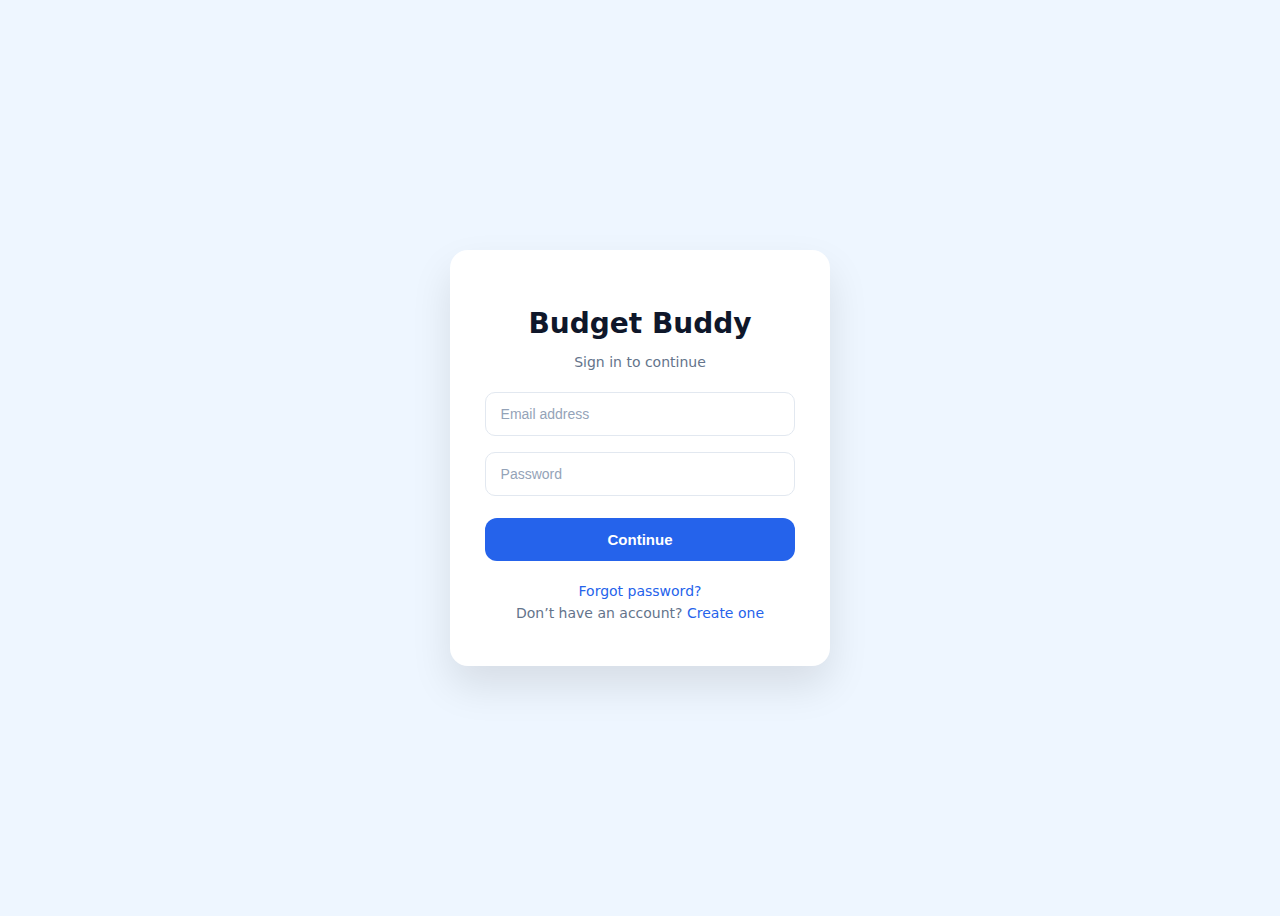
<file: index.html>
<!DOCTYPE html>
<html lang="en">
<head>
  <meta charset="UTF-8" />
  <title>Login | Budget Buddy</title>
  <link rel="stylesheet" href="auth.css" />
</head>
<body>

<div class="auth-container">
  <h1>Budget Buddy</h1>
  <p>Sign in to continue</p>

  <form id="loginForm" >
    <input type="email" id="email" class="info" placeholder="Email address" required />
    <input type="password" id="password" class="info" placeholder="Password" required />

    <button type="submit">Continue</button>
  </form>

  <!-- 🔽 NEW LINKS -->
 <div class="auth-links">
  <p><a href="#" id="forgotPassword">Forgot password?</a></p>
  <p>
    Don’t have an account?
    <a href="register.html">Create one</a>
  </p>
</div>

</div>

<script src="auth.js"></script>
<script src="login.js"></script>
</body>
</html>
</file>
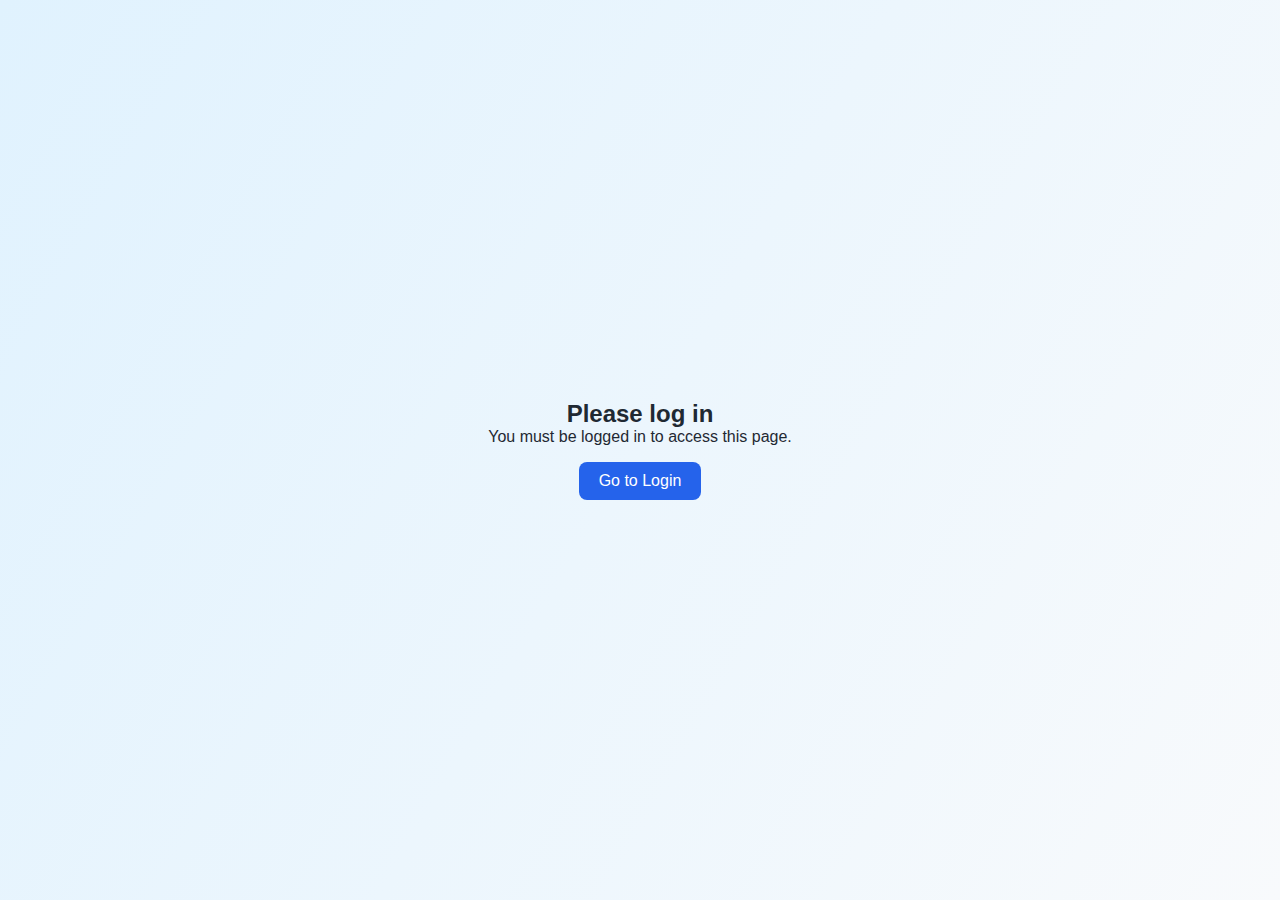
<file: dashboard.html>
<!DOCTYPE html>
<html lang="en">
<head>
  <meta charset="UTF-8">
  <title>Budget Buddy Dashboard</title>
  <link rel="stylesheet" href="dashboard.css">
</head>

<body>

  <div class="dashboard">
 <nav class="navbar">
  <div class="logo">
    Budget Buddy
    <p class="tagline">Your Personal Finance Overview</p>
  </div>

  <ul class="nav-links" id="mainNav">
    <li><a href="dashboard.html" data-page="dashboard">Dashboard</a></li>
    <li><a href="expense.html" data-page="expenses">Expenses</a></li>
    <li><a href="history.html" data-page="history">History</a></li>
    <li><a href="payments.html" data-page="payments">Payments</a></li>
    <li><a href="savings_planner.html">Savings Planner</a></li>

    <li class="icon-link">
      <a href="settings.html" data-page="settings" title="Settings">⚙️</a>
    </li>
    <li class="icon-link">
      <a href="#" id="logoutBtn" title="Logout">⏻</a>
    </li>
  </ul>
</nav>

    <!-- Summary Cards -->
    <section class="cards">

  <div class="card">
    <h3>Total Balance</h3>
    <p class="amount"></p>

    <!-- NEW: Savings goal -->
    <p class="savings-goal"></p>
  </div>


      <!-- UPDATED CARD -->
      <div class="card">
        <h3>This Month Spent</h3>
        <p class="amount expense"></p>
        <p class="budget-amount"></p>
        <p class="budget-text"></p>

        <div class="progress-bar">
          <div class="progress-fill"></div>
        </div>
      </div>

      <div class="card">
        <h3>Top Category</h3>
        <p class="amount"></p>
      </div>

    </section>

    <!-- Main Sections -->
    <section class="main">

    <div class="box">
      <h2>Monthly Summary</h2>
      <p class="monthly-summary-text"></p>
    </div>

    <div class="box">
      <h2>Upcoming Payments</h2>
      <div id="upcomingPayments"></div>
    </div>


    </section>

  </div>
  <script src="auth.js"></script>
  <script src="app.js"></script>
  <script src="dashboard.js"></script>

</body>
</html>
</file>
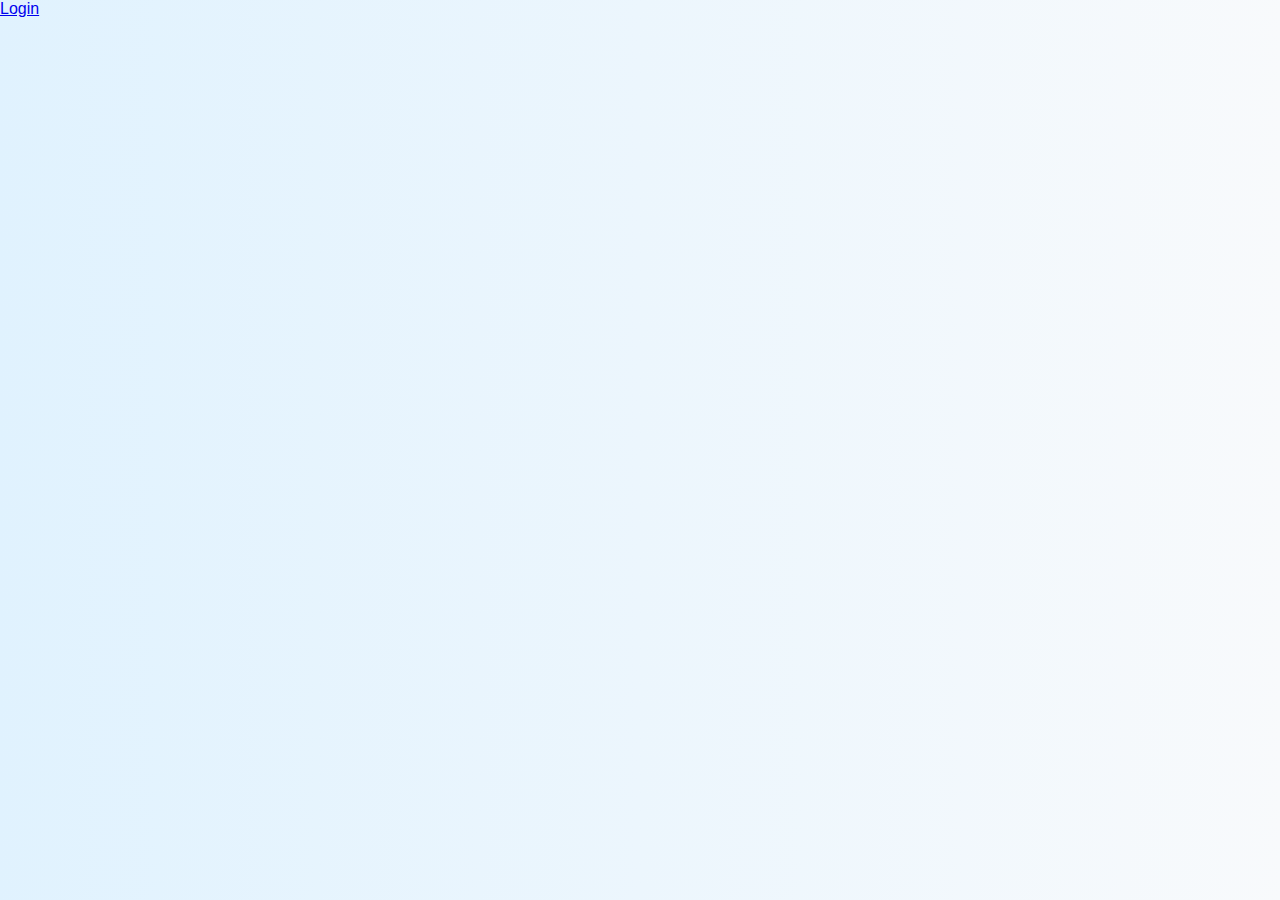
<file: expense.html>
<!DOCTYPE html>
<html lang="en">
<head>
  <meta charset="UTF-8" />
  <title>Expenses | Budget Buddy</title>
  <link rel="stylesheet" href="expense.css" />
</head>

<body>

  <div class="dashboard">
    <nav class="navbar">
  <div class="logo">
    Budget Buddy
    <p class="tagline">Your Personal Finance Overview</p>
  </div>

  <ul class="nav-links" id="mainNav">
    <li><a href="dashboard.html" data-page="dashboard">Dashboard</a></li>
    <li><a href="expense.html" data-page="expenses">Expenses</a></li>
    <li><a href="history.html" data-page="history">History</a></li>
    <li><a href="payments.html" data-page="payments">Payments</a></li>
    <li><a href="savings_planner.html">Savings Planner</a></li>

    <li class="icon-link">
      <a href="settings.html" data-page="settings" title="Settings">⚙️</a>
    </li>
    <li class="icon-link">
      <a href="#" id="logoutBtn" title="Logout">⏻</a>
    </li>
  </ul>
</nav>


    <!-- Page Title -->
    <h2 class="page-title">Expenses</h2>

    <!-- Add Expense -->
    <section class="box">
      <h3>Add New Expense</h3>
      <form class="expense-form">
        <div class="form-group">
        <input type="number" id="expense-amount" placeholder="Amount (₹)" required />
        <select id="expense-category" required>

            <option value="">Category</option>
            <option>Food</option>
            <option>Rent</option>
            <option>Transport</option>
            <option>Entertainment</option>
            <option>Shopping</option>
            <option>Others</option>
        </select>
      </div>

  <input type="text" id="expense-note" placeholder="Note (optional)" />

  <button type="submit">Add Expense</button>
</form>

    </section>

    <!-- Expense List -->
  <section class="box">
  <h3>Recent Expenses</h3>

  <!-- JS will inject recent expenses here -->
  <div id="recentExpenses" class="expense-list"></div>
  </section>


    </div>
    </section>

  </div>
  <script src="auth.js"></script>
  <script src="app.js"></script>
  <script src="expense.js"></script>

</body>
</html>
</file>
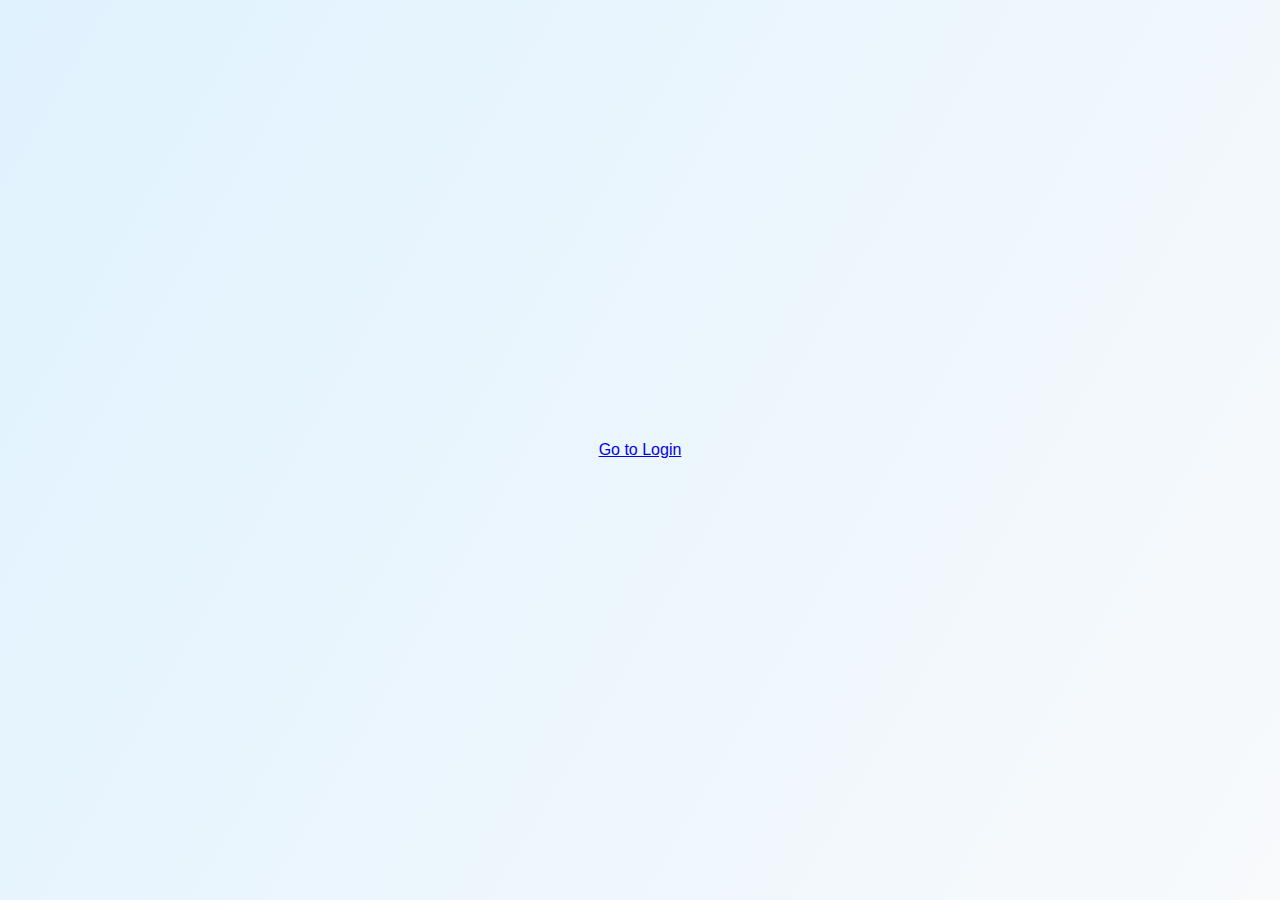
<file: history.html>
<!DOCTYPE html>
<html lang="en">
<head>
  <meta charset="UTF-8" />
  <meta name="viewport" content="width=device-width, initial-scale=1.0" />
  <title>History | Budget Buddy</title>

  <link rel="stylesheet" href="dashboard.css" />
  <link rel="stylesheet" href="history.css" />
</head>

<body data-page="history">
  <div class="dashboard">

    <nav class="navbar">
      <div class="logo">
        Budget Buddy
        <p class="tagline">Your Personal Finance Overview</p>
      </div>

      <ul class="nav-links">
        <li><a href="dashboard.html">Dashboard</a></li>
        <li><a href="expense.html">Expenses</a></li>
        <li><a href="history.html" class="active">History</a></li>
        <li><a href="payments.html">Payments</a></li>
        <li><a href="savings_planner.html">Savings Planner</a></li>

        <li class="icon-link">
        <a href="settings.html">⚙️</a></li>
        <li class="icon-link">
        <a href="#" id="logoutBtn">⏻</a></li>
      </ul>
    </nav>

    <h2 class="page-title">Expense History</h2>

    <!-- Filters -->
    <section class="box history-filters">
      <select id="categoryFilter">
        <option value="all">All Categories</option>
        <option>Food</option>
        <option>Transport</option>
        <option>Shopping</option>
        <option>Rent</option>
        <option>Entertainment</option>
        <option>Others</option>
      </select>

      <input type="month" id="monthFilter" />
    </section>

    <!-- Monthly Summary -->
    <section class="box monthly-review hidden" id="monthlyReview"></section>

    <!-- History List -->
    <section class="box">
      <div class="history-list" id="historyList"></div>
    </section>

  </div>



  <script src="auth.js"></script>
  <script src="app.js"></script>
  <script src="history.js"></script>
</body>
</html>
</file>
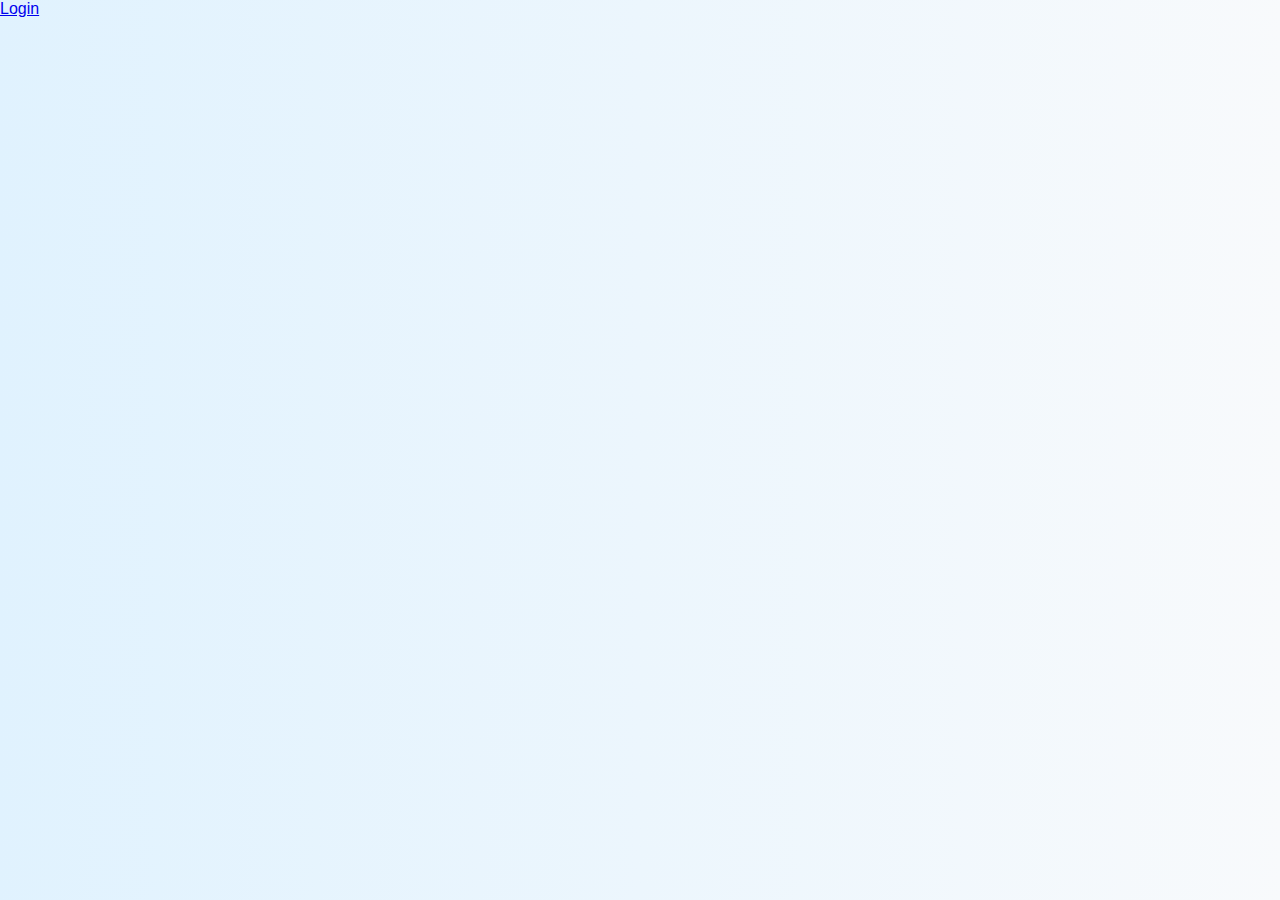
<file: payments.html>
<!DOCTYPE html>
<html lang="en">
<head>
  <meta charset="UTF-8" />
  <meta name="viewport" content="width=device-width, initial-scale=1.0" />
  <title>Payments | Budget Buddy</title>

  <!-- Shared dashboard theme -->
  <link rel="stylesheet" href="dashboard.css" />
  <!-- Payments-specific -->
  <link rel="stylesheet" href="payments.css" />
</head>

<body data-page="payments">

  <div class="dashboard">

    <!-- ✅ SAME NAVBAR AS ALL PAGES -->
    <nav class="navbar">
      <div class="logo">
        Budget Buddy
        <p class="tagline">Your Personal Finance Overview</p>
      </div>

      <ul class="nav-links" id="mainNav">
        <li><a href="dashboard.html" data-page="dashboard">Dashboard</a></li>
        <li><a href="expense.html" data-page="expenses">Expenses</a></li>
        <li><a href="history.html" data-page="history">History</a></li>
        <li><a href="payments.html" data-page="payments">Payments</a></li>
        <li><a href="savings_planner.html">Savings Planner</a></li>

        <li class="icon-link">
          <a href="settings.html" data-page="settings" title="Settings">⚙️</a>
        </li>
        <li class="icon-link">
          <a href="#" id="logoutBtn" title="Logout">⏻</a>
        </li>
      </ul>
    </nav>

    <!-- PAGE HEADER -->
    <div class="payments-header">
      <h2>Payments</h2>
      <button class="add-btn" id="openModal">+ Add Payment</button>
    </div>

    <!-- PAYMENTS LIST -->
    <section class="box">
      <div class="payments-list" id="paymentsList">
        <p class="empty">No upcoming payments.</p>
      </div>
    </section>

  </div>

  <!-- ADD PAYMENT MODAL -->
  <div class="modal" id="paymentModal">
    <div class="modal-content">
      <h3>Add Payment</h3>

      <form id="paymentForm">
        <label>
          Title
          <input type="text" id="paymentTitle" placeholder="e.g. Rent, Netflix" required />
        </label>

        <label>
          Amount (₹)
          <input type="number" id="paymentAmount" required />
        </label>

        <label>
          Due Date
          <input type="date" id="paymentDueDate" required />
        </label>

        <label>
          Recurring
          <select id="paymentRecurring">
            <option value="monthly">Monthly</option>
            <option value="one-time">One-time</option>
          </select>
        </label>

        <div class="modal-actions">
          <button type="button" class="cancel-btn" id="closeModal">Cancel</button>
          <button type="submit" class="save-btn">Save Payment</button>
        </div>
      </form>
    </div>
  </div>

  <script src="auth.js"></script>
  <script src="app.js"></script>
  <script src="payments.js"></script>
</body>
</html>
</file>
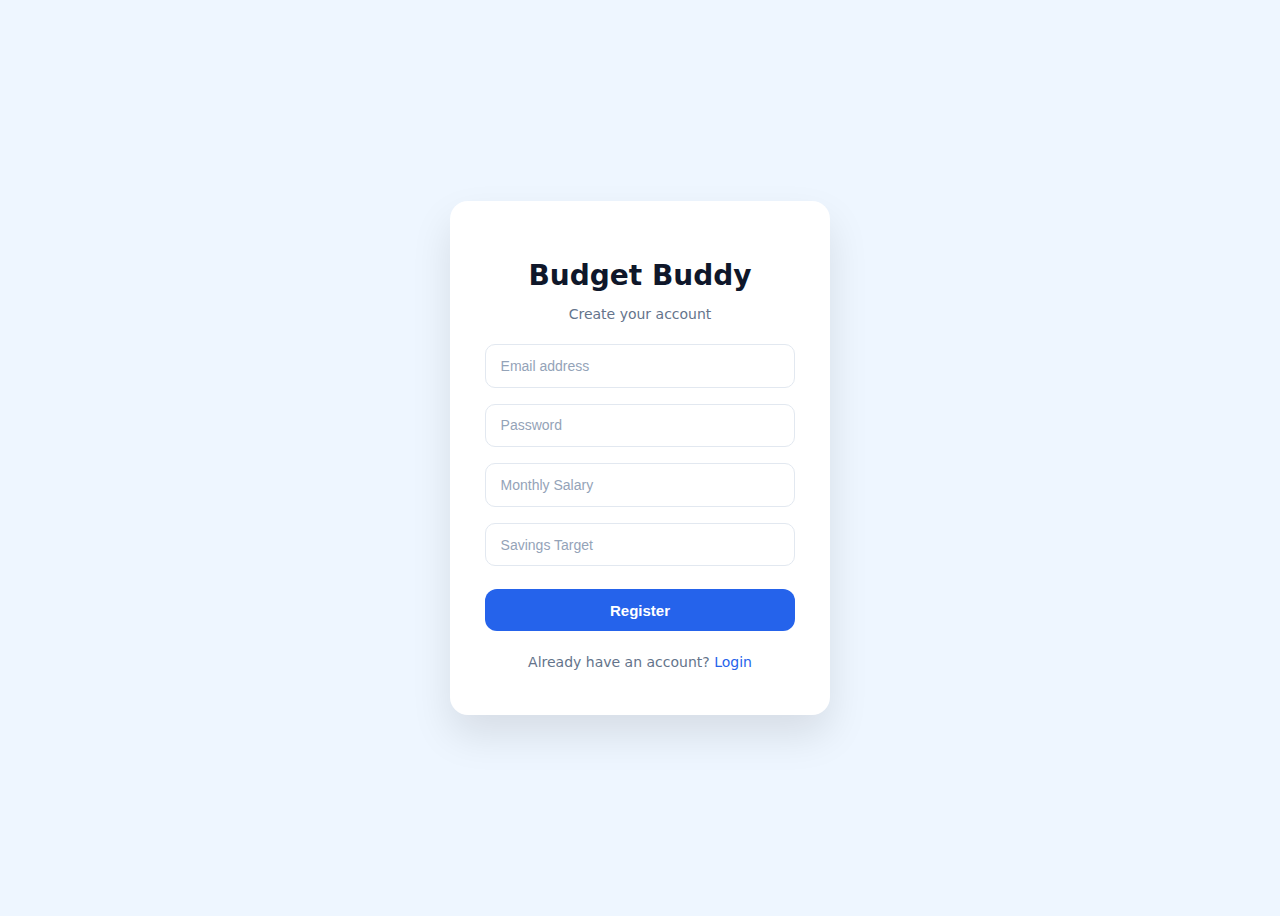
<file: register.html>
<!DOCTYPE html>
<html lang="en">
<head>
  <meta charset="UTF-8" />
  <title>Register | Budget Buddy</title>
  <link rel="stylesheet" href="auth.css" />
</head>
<body>

<div class="auth-container">
  <h1>Budget Buddy</h1>
  <p>Create your account</p>

  <form id="registerForm" >
    <input
      type="email"
      id="email"
      class="info"
      placeholder="Email address"
      required
    />

    <input
      type="password"
      id="password"
      placeholder="Password"
      class="info"
      required
    />

    <input
      type="number"
      id="salary"
      placeholder="Monthly Salary"
      required
    />

    <input
      type="number"
      id="savings"
      placeholder="Savings Target"
      required
    />

    <button type="submit">Register</button>
  </form>
  <div class="auth-links">
  <p>
    Already have an account?
    <a href="index.html">Login</a>
  </p>
</div>

</div>

<script src="auth.js"></script>
<script src="register.js"></script>
</body>
</html>
</file>
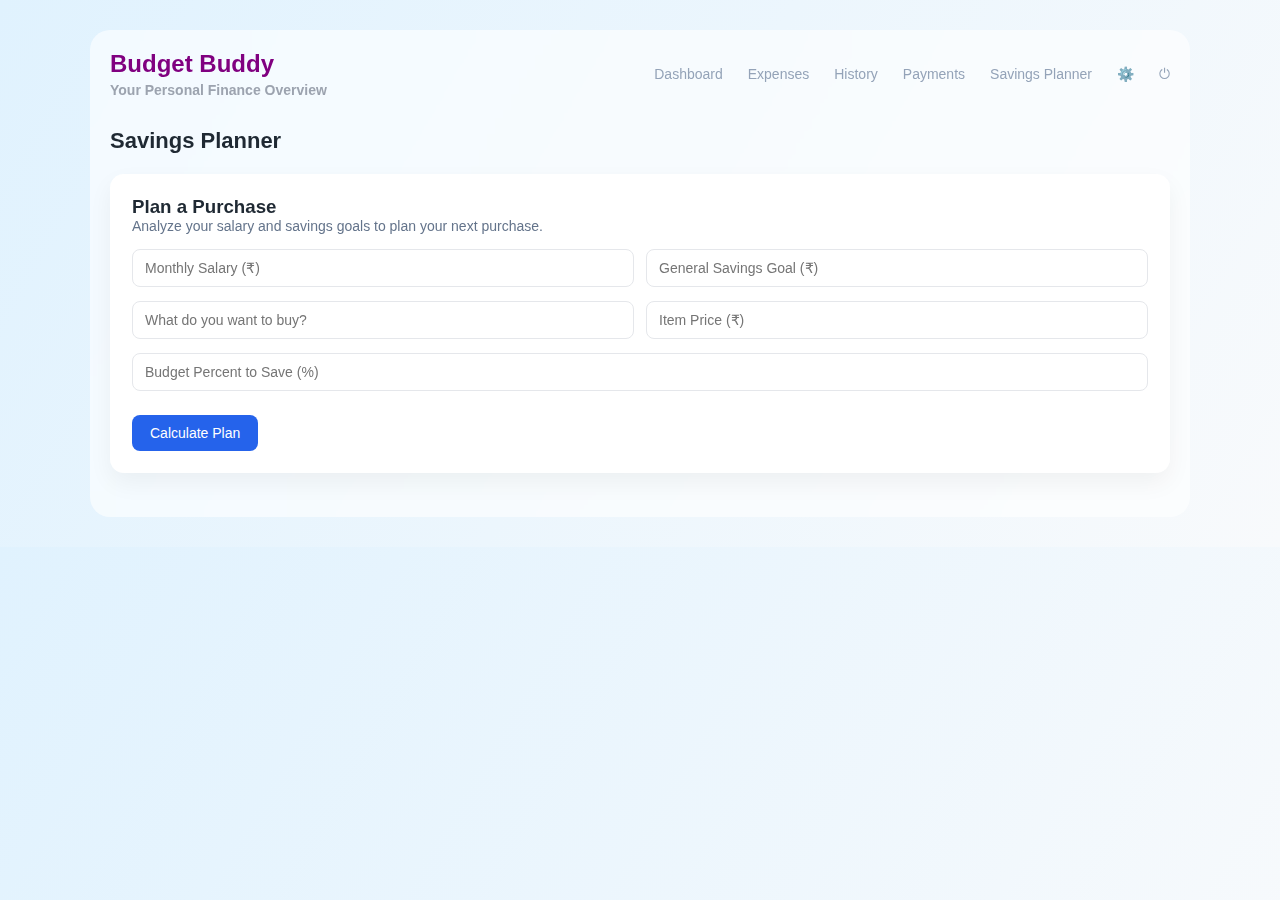
<file: savings_planner.html>
<!DOCTYPE html>
<html lang="en">
<head>
  <meta charset="UTF-8" />
  <title>Savings Planner | Budget Buddy</title>
  <link rel="stylesheet" href="expense.css" /> </head>

<body>

  <div class="dashboard">
    <nav class="navbar">
      <div class="logo">
        Budget Buddy
        <p class="tagline">Your Personal Finance Overview</p>
      </div>

      <ul class="nav-links" id="mainNav">
        <li><a href="dashboard.html">Dashboard</a></li>
        <li><a href="expense.html">Expenses</a></li>
        <li><a href="history.html">History</a></li>
        <li><a href="payments.html">Payments</a></li>
        <li><a href="savings_planner.html">Savings Planner</a></li>

        <li class="icon-link">
          <a href="settings.html" title="Settings">⚙️</a>
        </li>
        <li class="icon-link">
          <a href="#" id="logoutBtn" title="Logout">⏻</a>
        </li>
      </ul>
    </nav>

    <h2 class="page-title">Savings Planner</h2>
    <section class="box">
  <h3>Plan a Purchase</h3>
  <p style="font-size: 14px; color: #64748b; margin-bottom: 15px;">Analyze your salary and savings goals to plan your next purchase.</p>
  
  <form class="expense-form" id="plannerForm">
    <div class="form-group">
      <input type="number" id="monthly-salary" placeholder="Monthly Salary (₹)" required />
      <input type="number" id="monthly-savings" placeholder="General Savings Goal (₹)" required />
    </div>

    <div class="form-group">
      <input type="text" id="item-name" placeholder="What do you want to buy?" required />
      <input type="number" id="item-price" placeholder="Item Price (₹)" required />
    </div>

    <div class="form-group">
      <input type="number" id="save-percent" placeholder="Budget Percent to Save (%) " min="1" max="100" />
    </div>

    <div class="expense-actions" style="margin-top: 10px; gap: 10px;">
      <button type="submit" id="calculateBtn">Calculate Plan</button>
  </form>
</section>

    <section class="box hidden" id="resultBox">
      <h3>Calculation Result</h3>
      <div class="expense-item" style="border-left: 4px solid #2563eb;">
        <p id="resultText" style="line-height: 1.6; color: #1f2933;"></p>
      </div>
    </section>

  </div>

  <script src="auth.js"></script>
  <script src="app.js"></script>
  <script src="savings_planner.js"></script>

</body>
</html>
</file>
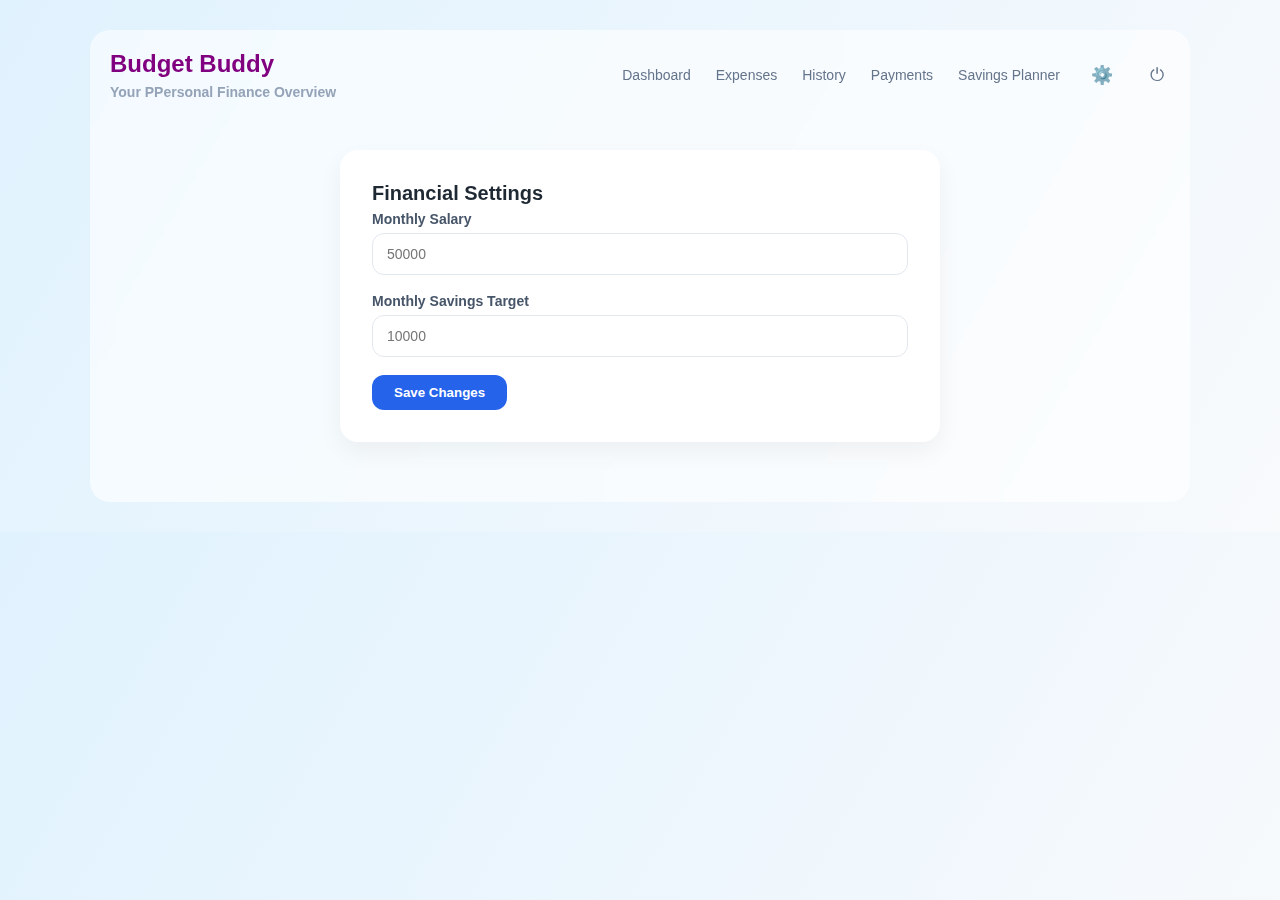
<file: settings.html>
<!DOCTYPE html>
<html lang="en">
<head>
  <meta charset="UTF-8">
  <title>Settings | Budget Buddy</title>
  <link rel="stylesheet" href="settings.css">
</head>

<body>

<div class="dashboard">

  <nav class="navbar">
    <div class="logo">
      Budget Buddy
      <p class="tagline">Your PPersonal Finance Overview</p>
    </div>

    <ul class="nav-links">
      <li><a href="dashboard.html">Dashboard</a></li>
      <li><a href="expense.html">Expenses</a></li>
      <li><a href="history.html">History</a></li>
      <li><a href="payments.html">Payments</a></li>
      <li><a href="savings_planner.html">Savings Planner</a></li>

      <li class="icon-link">
        <a class="active">⚙️</a>
      <li class="icon-link">
      <a href="#" id="logoutBtn" title="Logout">⏻</a>
    </li>
      </li>
    </ul>
  </nav>

  <section class="settings-page">
    <div class="settings-card">
      <h2>Financial Settings</h2>

      <form class="settings-form">
        <div class="field">
          <label>Monthly Salary</label>
          <input type="number" placeholder="50000" />
        </div>

        <div class="field">
          <label>Monthly Savings Target</label>
          <input type="number" placeholder="10000" />
        </div>

        <button class="save-btn" type="submit">
          Save Changes
        </button>
      </form>
    </div>
  </section>

</div>

<!-- 🔴 ORDER MATTERS -->
<script src="auth.js"></script>
<script src="app.js"></script>
<script src="settings.js"></script>

</body>
</html>
</file>
<file: auth.css>
*,
*::before,
*::after {
  box-sizing: border-box;
}
/* =========================
   PAGE BACKGROUND
========================= */
body {
  min-height: 100vh;
  display: flex;
  align-items: center;
  justify-content: center;
  background: #eef6ff;
  font-family: "Segoe UI", system-ui, sans-serif;
}

/* =========================
   AUTH CARD
========================= */
.auth-container {
  width: 100%;
  max-width: 380px;
  background: #ffffff;
  padding: 2.4rem 2.2rem;
  border-radius: 18px;
  box-shadow: 0 20px 40px rgba(0, 0, 0, 0.1);
  text-align: center;
}

/* =========================
   TITLE
========================= */
.auth-container h1 {
  font-size: 28px;
  font-weight: 700;
  margin-bottom: 0.4rem;
  color: #0f172a;
}

/* =========================
   SUBTITLE
========================= */
.auth-container > p {
  font-size: 14px;
  color: #64748b;
  margin-bottom: 1.4rem;
}

/* =========================
   FORM
========================= */
.auth-container form {
  display: flex;
  flex-direction: column;
  gap: 1rem;
  margin-top: 0.2rem;
}

/* =========================
   INPUTS
========================= */
.auth-container input {
  width: 100%;
  padding: 0.8rem 0.9rem;
  border-radius: 10px;
  border: 1px solid #e2e8f0;
  font-size: 14px;
  transition: border-color 0.2s ease, box-shadow 0.2s ease;
}

.auth-container input::placeholder {
  color: #94a3b8;
}

.auth-container input:focus {
  outline: none;
  border-color: #2563eb;
  box-shadow: 0 0 0 2px rgba(37, 99, 235, 0.15);
}

/* =========================
   BUTTON
========================= */
.auth-container button {
  margin-top: 0.4rem;
  padding: 0.8rem;
  border-radius: 12px;
  border: none;
  background: #2563eb;
  color: #ffffff;
  font-size: 15px;
  font-weight: 600;
  cursor: pointer;
  transition: background 0.2s ease, transform 0.1s ease;
}

.auth-container button:hover {
  background: #1d4ed8;
}

.auth-container button:active {
  transform: translateY(1px);
}

/* =========================
   LINKS (Forgot / Register)
========================= */
.auth-links {
  margin-top: 1.4rem;
  font-size: 14px;
  color: #64748b;
}

.auth-links p {
  margin: 0.4rem 0;
}

.auth-links a {
  color: #2563eb;
  font-weight: 500;
  text-decoration: none;
}

.auth-links a:hover {
  text-decoration: underline;
}

/* =========================
   UTILITY
========================= */
.hidden {
  display: none;
}
</file>
<file: dashboard.css>
* {
  margin: 0;
  padding: 0;
  box-sizing: border-box;
  font-family: "Segoe UI", Arial, sans-serif;
}

body {
  background: linear-gradient(120deg, #e0f2fe, #f8fafc);
  color: #1f2933;
}

/* Dashboard */
.dashboard {
  max-width: 1100px;
  margin: 30px auto;
  padding: 20px;
  background: rgba(255, 255, 255, 0.6);
  backdrop-filter: blur(10px);
  border-radius: 20px;
}

/* Navbar */
.navbar {
  display: flex;
  justify-content: space-between;
  align-items: center;
  margin-bottom: 30px;
}

.logo {
  font-size: 24px;
  font-weight: 600;
  color: purple;
}

.tagline {
  font-size: 14px;
  color: #94a3b8;
  margin-top: 6px;
}

.nav-links {
  list-style: none;
  display: flex;
  gap: 25px;
}

.nav-links li {
  font-size: 14px;
  color: #64748b;
  cursor: pointer;
  position: relative;
}

.nav-links li.active,
.nav-links li:hover {
  color: #2563eb;
  font-weight: 500;
}

.nav-links li::after {
  content: "";
  position: absolute;
  left: 0;
  bottom: -6px;
  width: 0%;
  height: 2px;
  background: #2563eb;
  transition: width 0.3s;
}

.nav-links li:hover::after,
.nav-links li.active::after {
  width: 100%;
}

/* Cards */
.cards {
  display: grid;
  grid-template-columns: repeat(auto-fit, minmax(220px, 1fr));
  gap: 20px;
  margin-bottom: 30px;
}

.card {
  background: #ffffff;
  padding: 20px;
  border-radius: 14px;
  box-shadow: 0 10px 25px rgba(0, 0, 0, 0.05);
  transition: transform 0.2s ease, box-shadow 0.2s ease;
}

.card:hover {
  transform: translateY(-2px);
  box-shadow: 0 14px 30px rgba(0, 0, 0, 0.08);
}

.card h3 {
  font-size: 14px;
  color: #64748b;
  margin-bottom: 8px;
}

.amount {
  font-size: 24px;
  font-weight: 700;
  color: #111827;
}

.amount.expense {
  color: #ef4444;
}

/* NEW: Budget info */
.budget-text {
  font-size: 12px;
  color: #64748b;
  margin-top: 4px;
}

/* NEW: Progress bar */
.progress-bar {
  width: 100%;
  height: 6px;
  background: #e5e7eb;
  border-radius: 10px;
  margin-top: 8px;
  overflow: hidden;
}

.progress-fill {
  width: 68%; /* percentage spent */
  height: 100%;
  background: #f97316; /* orange (warning) */
  border-radius: 10px;
}

/* Main Section */
.main {
  display: grid;
  grid-template-columns: 1fr 1fr;
  gap: 20px;
}

.box {
  background: #ffffff;
  padding: 22px;
  border-radius: 14px;
  box-shadow: 0 10px 25px rgba(0, 0, 0, 0.05);
  transition: transform 0.2s ease, box-shadow 0.2s ease;
}

.box:hover {
  transform: translateY(-2px);
  box-shadow: 0 14px 30px rgba(0, 0, 0, 0.08);
}

.box h2 {
  font-size: 18px;
  margin-bottom: 12px;
  color: #1e293b;
}

.box p {
  color: #475569;
  line-height: 1.6;
}

/* Payments */
.payment {
  display: flex;
  justify-content: space-between;
  align-items: center;
  padding: 12px 0;
  border-bottom: 1px solid #e2e8f0;
}

.payment:last-child {
  border-bottom: none;
}

.due {
  font-size: 13px;
  font-weight: 500;
  padding: 4px 10px;
  border-radius: 20px;
}

.due.normal {
  background: #dcfce7;
  color: #166534;
}

.due.warning {
  background: #ffedd5;
  color: #9a3412;
}

.due.urgent {
  background: #fee2e2;
  color: #991b1b;
}

/* Responsive */
@media (max-width: 768px) {
  .main {
    grid-template-columns: 1fr;
  }
}
.budget-amount{
  color: #6b7280;
  font-size: 13px;
}
.nav-links a {
  text-decoration: none;
  color: inherit;
}
.savings-goal {
  font-size: 13px;
  color: #6b7280;
  margin-top: 10px;
}
.nav-right {
  display: flex;
  align-items: center;
  gap: 1.5rem;
}

.user-actions {
  display: flex;
  align-items: center;
  gap: 0.8rem;
}

.icon-btn {
  background: none;
  border: none;
  font-size: 1.2rem;
  cursor: pointer;
  padding: 0.4rem;
  border-radius: 8px;
  transition: background 0.2s ease;
  color: #334155;
  text-decoration: none;
}

.icon-btn:hover {
  background: #e2e8f0;
}

.logout-btn {
  font-size: 1.1rem;
}
.due.safe {
  background: #dcfce7;
  color: #166534;
}
</file>
<file: history.css>
.page-title {
  font-size: 22px;
  margin-bottom: 18px;
  color: #1e293b;
}

/* Filters */
.history-filters {
  display: flex;
  gap: 12px;
  margin-bottom: 18px;
}

.history-filters select,
.history-filters input {
  padding: 10px 14px;
  border-radius: 10px;
  border: 1px solid #e2e8f0;
  font-size: 14px;
}

/* Monthly Summary */
.monthly-review {
  font-size: 14px;
  background: #f8fafc;
  padding: 14px 18px;
  border-radius: 14px;
  margin-bottom: 18px;
  color: #334155;
}

/* List */
.history-list {
  display: flex;
  flex-direction: column;
  gap: 12px;
}

.history-item {
  background: #f8fafc;
  padding: 14px 18px;
  border-radius: 14px;
  display: flex;
  justify-content: space-between;
  align-items: center;
}

.history-item .category {
  font-size: 15px;   /* ✅ MATCHES FIRST IMAGE */
  font-weight: 600;
}

.history-item .date {
  font-size: 12px;
  color: #64748b;
}

.history-item .amount {
  font-size: 15px;
  font-weight: 600;
  color: #ef4444;
}

.empty {
  text-align: center;
  color: #94a3b8;
  font-size: 14px;
}

.hidden {
  display: none;
}

@media (max-width: 768px) {
  .history-filters {
    flex-direction: column;
  }
}
</file>
<file: payments.css>
/* PAGE HEADER */
.payments-header {
  display: flex;
  justify-content: space-between;
  align-items: center;
  margin: 10px 0 20px;
}

.payments-header h2 {
  font-size: 22px;
  font-weight: 700;
  color: #1e293b;
}

/* ADD BUTTON */
.add-btn {
  background: #2563eb;
  color: #fff;
  border: none;
  padding: 10px 16px;
  border-radius: 10px;
  font-size: 14px;
  font-weight: 500;
  cursor: pointer;
}

.add-btn:hover {
  background: #1d4ed8;
}

/* PAYMENTS LIST */
.payments-list {
  display: flex;
  flex-direction: column;
  gap: 14px;
}

/* PAYMENT CARD */
.payment-card {
  background: #f8fafc;
  padding: 16px 18px;
  border-radius: 14px;
  display: flex;
  justify-content: space-between;
  align-items: center;
}

.payment-card .title {
  font-weight: 600;
  font-size: 15px;
  color: #1f2937;
}

.payment-card .meta {
  font-size: 12px;
  color: #64748b;
}

/* ACTION BUTTONS */
.actions {
  display: flex;
  gap: 8px;
}

.actions button {
  border: none;
  padding: 6px 10px;
  border-radius: 8px;
  font-size: 12px;
  cursor: pointer;
  color: #fff;
}

.actions .done { background: #22c55e; }
.actions .edit { background: #eab308; }
.actions .delete { background: #ef4444; }

/* EMPTY STATE */
.empty {
  text-align: center;
  color: #94a3b8;
  font-size: 14px;
  padding: 20px 0;
}

/* MODAL */
.modal {
  position: fixed;
  inset: 0;
  background: rgba(0,0,0,0.35);
  display: none;
  align-items: center;
  justify-content: center;
  z-index: 1000;
}

.modal-content {
  background: #f8fcff;
  padding: 24px;
  border-radius: 18px;
  width: 100%;
  max-width: 420px;
}

.modal-content h3 {
  font-size: 18px;
  margin-bottom: 12px;
}

.modal-content form {
  display: flex;
  flex-direction: column;
  gap: 12px;
}

.modal-content label {
  font-size: 13px;
  color: #475569;
  display: flex;
  flex-direction: column;
  gap: 4px;
}

.modal-content input,
.modal-content select {
  padding: 8px 10px;
  border-radius: 10px;
  border: 1px solid #e2e8f0;
}

/* MODAL ACTIONS */
.modal-actions {
  display: flex;
  justify-content: flex-end;
  gap: 10px;
  margin-top: 10px;
}

.cancel-btn {
  background: #e5e7eb;
  border: none;
  padding: 8px 14px;
  border-radius: 8px;
}

.save-btn {
  background: #2563eb;
  color: #fff;
  border: none;
  padding: 8px 16px;
  border-radius: 8px;
}
.payment-card.safe { background:#e0fbe8; }
.payment-card.warning { background:#fff3cd; }
.payment-card.danger { background:#fde2e2; }

.actions button {
  border:none;
  padding:6px 10px;
  border-radius:8px;
  cursor:pointer;
}
/* Payments page should always be neutral */
body[data-page="payments"] .payment-card {
  background: #ffffff !important;
}
</file>
<file: settings.css>
/* ===============================
   BASE (same as dashboard)
================================ */
* {
  margin: 0;
  padding: 0;
  box-sizing: border-box;
  font-family: "Segoe UI", Arial, sans-serif;
}

body {
  background: linear-gradient(120deg, #e0f2fe, #f8fafc);
  color: #1f2933;
}

/* Dashboard-style container */
.dashboard {
  max-width: 1100px;
  margin: 30px auto;
  padding: 20px;
  background: rgba(255, 255, 255, 0.6);
  backdrop-filter: blur(10px);
  border-radius: 20px;
}

/* ===============================
   NAVBAR (copied from dashboard)
================================ */
.navbar {
  display: flex;
  justify-content: space-between;
  align-items: center;
  margin-bottom: 30px;
}

.logo {
  font-size: 24px;
  font-weight: 600;
  color: purple;
}

.tagline {
  font-size: 14px;
  color: #94a3b8;
  margin-top: 6px;
}

.nav-links {
  list-style: none;
  display: flex;
  gap: 25px;
  align-items: center;
}

.nav-links li {
  font-size: 14px;
  color: #64748b;
  position: relative;
}

.nav-links a {
  text-decoration: none;
  color: inherit;
  font-weight: 500;
}

/* Active + hover */
.nav-links li:hover,
.nav-links a.active {
  color: #2563eb;
}

.nav-links li::after {
  content: "";
  position: absolute;
  left: 0;
  bottom: -6px;
  width: 0%;
  height: 2px;
  background: #2563eb;
  transition: width 0.3s;
}

.nav-links li:hover::after,
.nav-links a.active::after {
  width: 100%;
}

/* Icons */
.icon-link a {
  font-size: 18px;
  padding: 6px;
  border-radius: 8px;
}

.icon-link a:hover {
  background: #e2e8f0;
}

/* ===============================
   SETTINGS PAGE
================================ */
.settings-page {
  display: flex;
  justify-content: center;
  padding: 20px 0 40px;
}

.settings-card {
  background: #ffffff;
  width: 100%;
  max-width: 600px;
  padding: 32px;
  border-radius: 18px;
  box-shadow: 0 10px 25px rgba(0, 0, 0, 0.05);
}

.settings-card h2 {
  font-size: 20px;
  margin-bottom: 6px;
}

.subtitle {
  font-size: 14px;
  color: #64748b;
  margin-bottom: 24px;
}

/* Form */
.settings-form {
  display: flex;
  flex-direction: column;
  gap: 18px;
}

.field {
  display: flex;
  flex-direction: column;
  gap: 6px;
}

label {
  font-size: 14px;
  font-weight: 600;
  color: #475569;
}

input {
  padding: 12px 14px;
  border-radius: 12px;
  border: 1px solid #e2e8f0;
  font-size: 14px;
}

input:focus {
  outline: none;
  border-color: #2563eb;
  box-shadow: 0 0 0 3px rgba(37, 99, 235, 0.15);
}

/* Button */
.save-btn {
  align-self: flex-start;
  padding: 10px 22px;
  background: #2563eb;
  color: #ffffff;
  border: none;
  border-radius: 12px;
  font-weight: 600;
  cursor: pointer;
}

.save-btn:hover {
  background: #1e4fd8;
}

/* Responsive */
@media (max-width: 768px) {
  .navbar {
    flex-direction: column;
    align-items: flex-start;
    gap: 16px;
  }

  .nav-links {
    flex-wrap: wrap;
    gap: 16px;
  }
}
</file>
<file: expense.css>
/* RESET */
* {
  margin: 0;
  padding: 0;
  box-sizing: border-box;
  font-family: "Segoe UI", Arial, sans-serif;
}

body {
  background: linear-gradient(120deg, #e0f2fe, #f8fafc);
  color: #1f2933;
}

/* CONTAINER */
.dashboard {
  max-width: 1100px;
  margin: 30px auto;
  padding: 20px;
  background: rgba(255, 255, 255, 0.6);
  backdrop-filter: blur(10px);
  border-radius: 20px;
}

/* NAVBAR */
.navbar {
  display: flex;
  justify-content: space-between;
  align-items: center;
  margin-bottom: 30px;
}

.logo {
  font-size: 24px;
  font-weight: 600;
  color: purple;
}

.tagline {
  font-size: 14px;
  color: #9ca3af;
  margin-top: 4px;
}

.nav-links {
  list-style: none;
  display: flex;
  gap: 25px;
}

.nav-links li {
  font-size: 14px;
  color: #94a3b8;
}

.nav-links li.active,
.nav-links li:hover {
  color: #2563eb;
  font-weight: 500;
}

.nav-links a {
  text-decoration: none;
  color: inherit;
}

/* PAGE TITLE */
.page-title {
  font-size: 22px;
  margin-bottom: 20px;
}

/* BOX */
.box {
  background: #ffffff;
  padding: 22px;
  border-radius: 14px;
  box-shadow: 0 10px 25px rgba(0, 0, 0, 0.05);
  margin-bottom: 24px;
}

/* FORM */
.expense-form {
  display: flex;
  flex-direction: column;
  gap: 14px;
}

.form-group {
  display: flex;
  gap: 12px;
}

.expense-form input,
.expense-form select {
  padding: 10px 12px;
  border-radius: 8px;
  border: 1px solid #e5e7eb;
  font-size: 14px;
  width: 100%;
}

.expense-form input:focus,
.expense-form select:focus {
  outline: none;
  border-color: #2563eb;
}

.expense-form button {
  align-self: flex-start;
  padding: 10px 18px;
  background: #2563eb;
  color: white;
  border: none;
  border-radius: 8px;
  font-size: 14px;
  cursor: pointer;
}

.expense-form button:hover {
  background: #1d4ed8;
}

/* EXPENSE LIST */
.expense-list {
  display: flex;
  flex-direction: column;
  gap: 14px;
}

.expense-item {
  background: #f8fafc;
  border-radius: 10px;
  padding: 14px;
}

/* NORMAL VIEW */
.expense-view {
  display: flex;
  justify-content: space-between;
  align-items: center;
}

.expense-category {
  font-weight: 600;
}

.expense-date {
  font-size: 12px;
  color: #64748b;
}

.expense-actions {
  display: flex;
  align-items: center;
  gap: 10px;
}

.expense-amount {
  font-weight: 600;
  color: #ef4444;
}

/* EDIT / DELETE BUTTONS */
.edit-btn,
.delete-btn,
.save-btn,
.cancel-btn {
  background: none;
  border: none;
  cursor: pointer;
  font-size: 16px;
  opacity: 0.5;
}

.expense-item:hover button {
  opacity: 1;
}

/* EDIT MODE */
.expense-edit {
  display: flex;
  align-items: center;
  gap: 10px;
  margin-top: 10px;
}

.edit-amount,
.edit-category {
  padding: 6px 8px;
  border-radius: 6px;
  border: 1px solid #e5e7eb;
}

/* VISIBILITY CONTROL */
.hidden {
  display: none;
}

/* RESPONSIVE */
@media (max-width: 768px) {
  .form-group {
    flex-direction: column;
  }

  .expense-view {
    flex-direction: column;
    align-items: flex-start;
    gap: 8px;
  }
}
.expense-note {
  font-size: 13px;
  color: #475569;
  margin-top: 4px;
  max-width: 500px;
}
</file>
